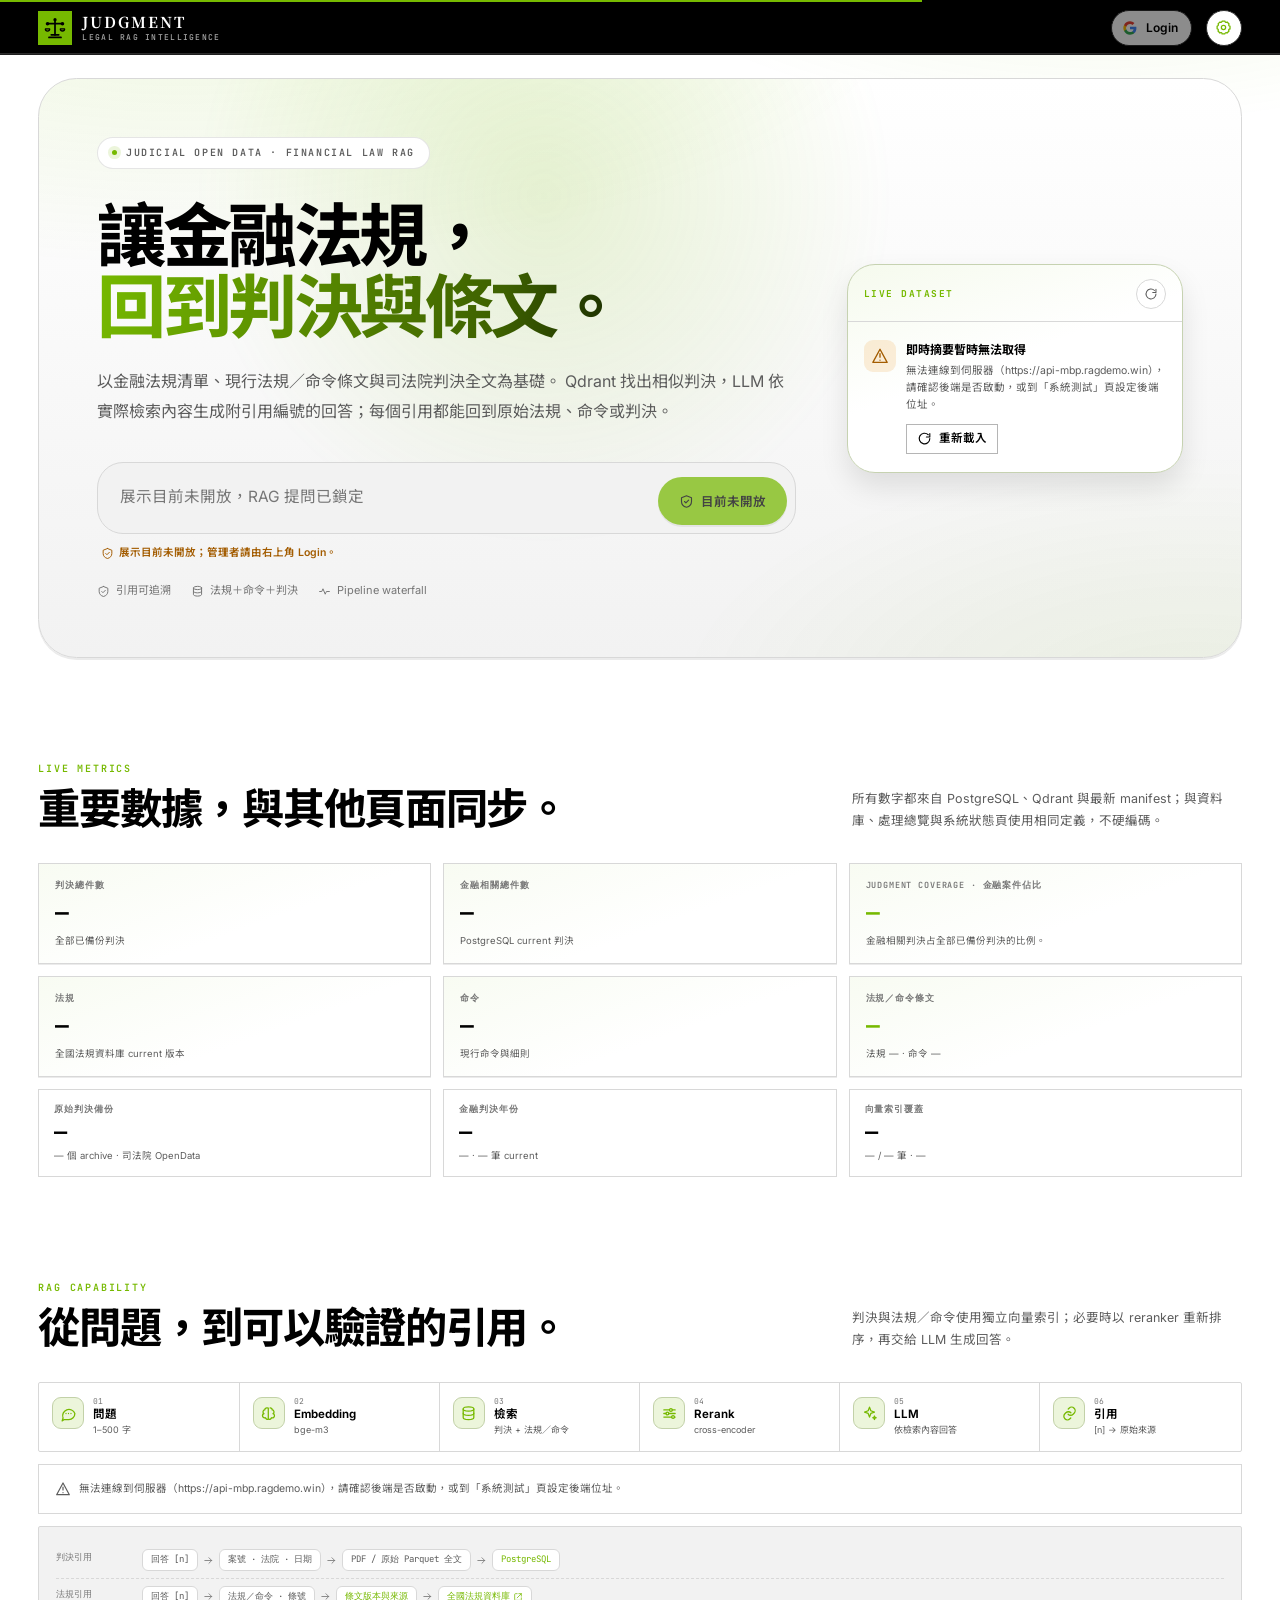
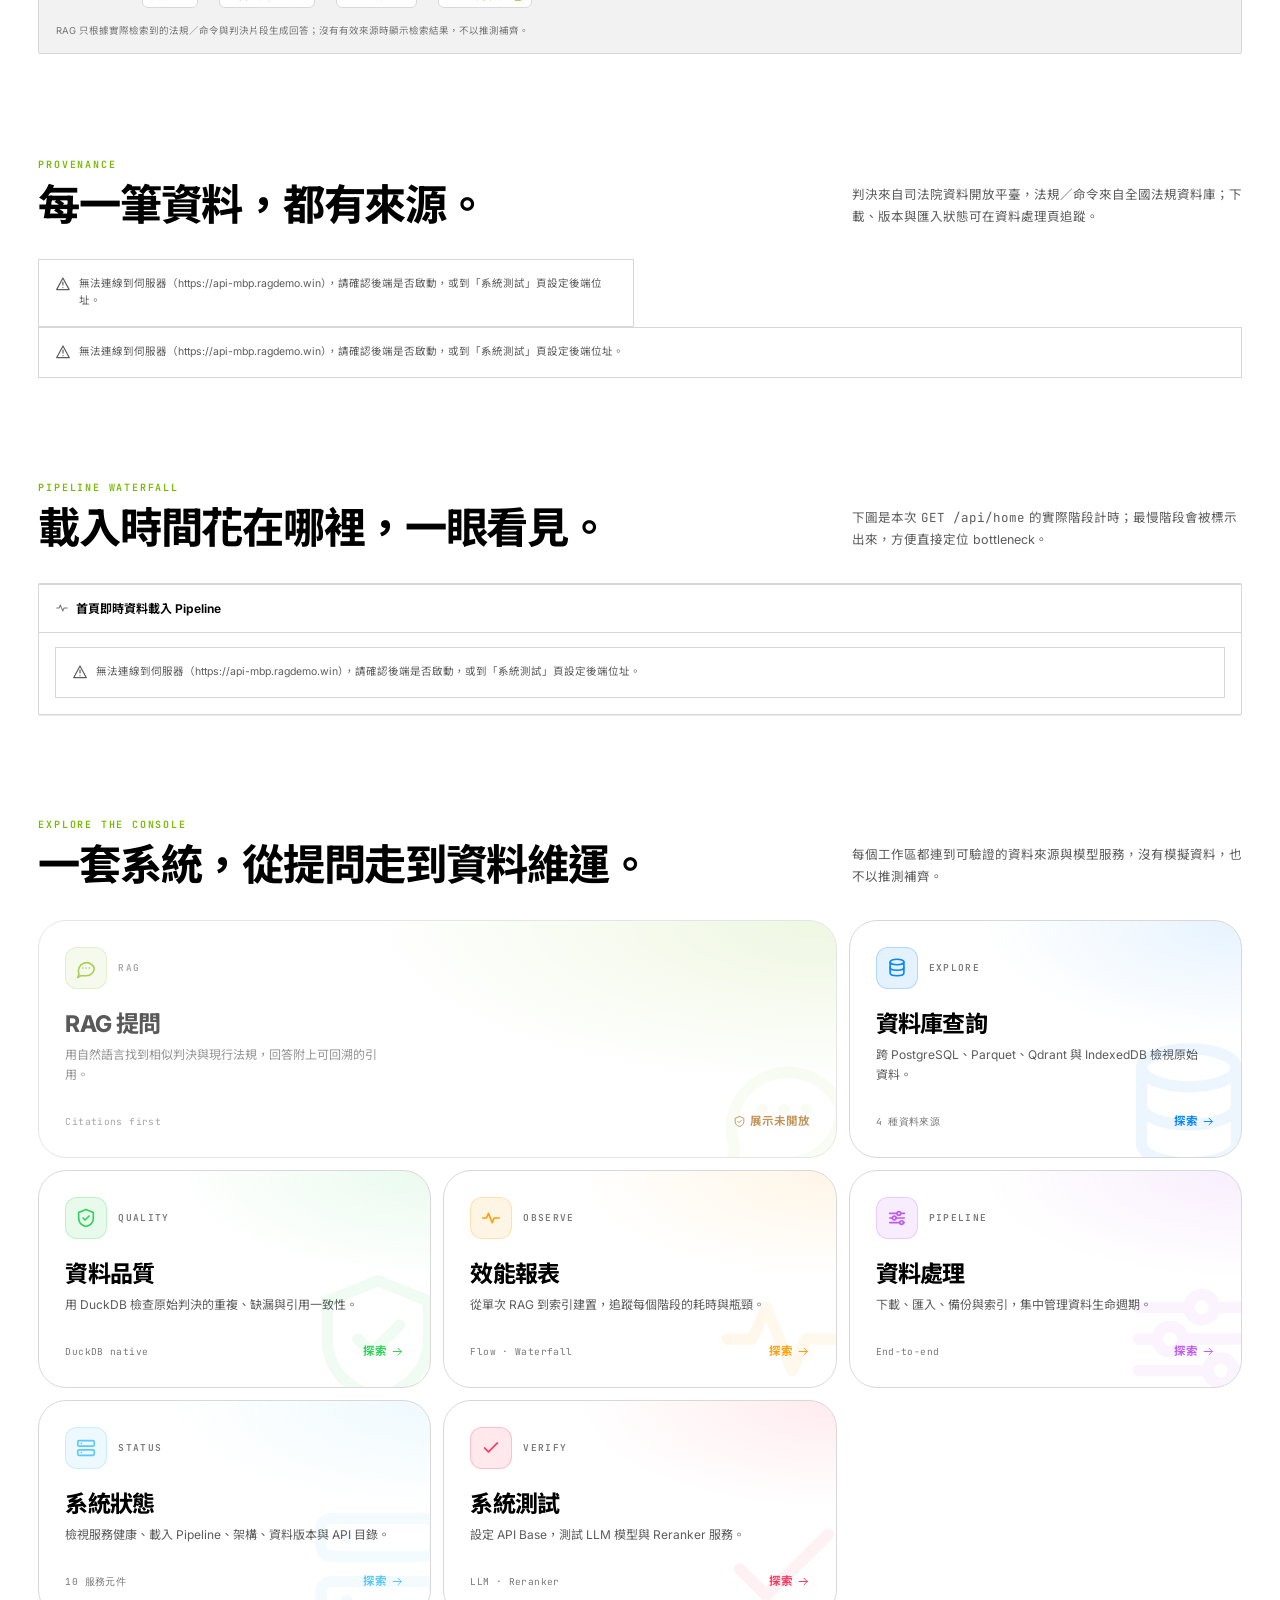
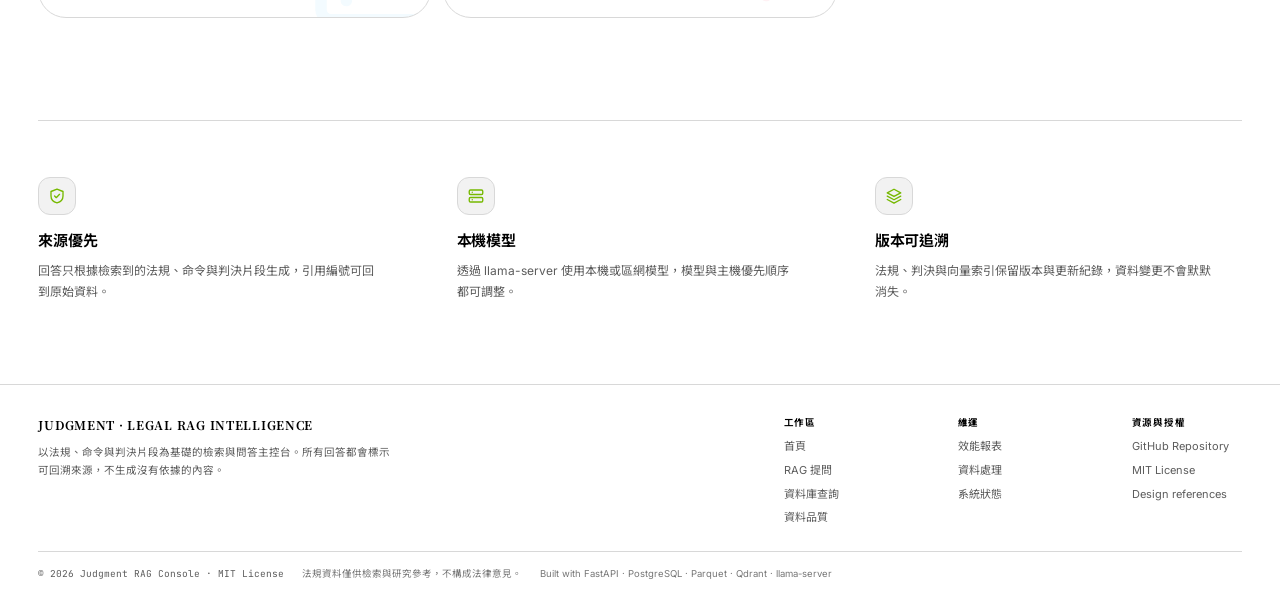
<file: frontend/index.html>
<!doctype html>
<html lang="zh-Hant" data-theme="nvidia">
  <head>
    <meta charset="utf-8" />
    <meta name="viewport" content="width=device-width, initial-scale=1" />
    <meta
      name="description"
      content="Judgment｜金融法律判決智慧分析平台。整合金融法規與法院判決，透過 AI 語意檢索與分析，協助快速查找相關案例、理解法律爭點，並提供具參考價值的判決分析。"
    />
    <meta property="og:type" content="website" />
    <meta property="og:site_name" content="Judgment" />
    <meta property="og:title" content="Judgment｜金融法律判決智慧分析平台" />
    <meta
      property="og:description"
      content="Judgment｜金融法律判決智慧分析平台。整合金融法規與法院判決，透過 AI 語意檢索與分析，協助快速查找相關案例、理解法律爭點，並提供具參考價值的判決分析。"
    />
    <meta property="og:url" content="https://judgment.ragdemo.win/" />
    <meta name="twitter:card" content="summary" />
    <meta name="application-name" content="Judgment" />
    <meta name="theme-color" content="#000000" id="theme-color-meta" />
    <title>Judgment｜金融法律判決 RAG AI 智慧分析平台</title>
    <link rel="icon" href="./favicon.svg" type="image/svg+xml" />
    <link rel="preconnect" href="https://fonts.googleapis.com" />
    <link rel="preconnect" href="https://fonts.gstatic.com" crossorigin />
    <link
      href="https://fonts.googleapis.com/css2?family=IBM+Plex+Sans:wght@400;500;600&family=Inter:wght@300;400;500;600;700&family=JetBrains+Mono:wght@400;500&family=Noto+Sans+TC:wght@400;500;600;700&family=Noto+Serif+TC:wght@600;700&display=swap"
      rel="stylesheet"
    />
    <link rel="stylesheet" href="./assets/themes.css?v=20261128130525" />
    <link rel="stylesheet" href="./assets/styles.css?v=20261128130525" />
    <script src="./assets/js/boot.js?v=20261128130525"></script>
  </head>
  <body>
    <a class="skip-link" href="#app-main">跳至主要內容</a>
    <div class="app-shell">
      <header class="app-header">
        <a class="brand" href="#/home" aria-label="Judgment 金融法律判決智慧分析平台 首頁">
          <span class="brand-mark" aria-hidden="true">
            <svg viewBox="0 0 32 32" fill="none">
              <circle cx="16" cy="5.8" r="2" fill="currentColor"/>
              <path d="M16 7.8V24.5" stroke="currentColor" stroke-width="2.15" stroke-linecap="round"/>
              <path d="M6.8 10.7h18.4" stroke="currentColor" stroke-width="2.15" stroke-linecap="round"/>
              <circle cx="6.8" cy="10.7" r="2.2" fill="currentColor"/>
              <circle cx="25.2" cy="10.7" r="2.2" fill="currentColor"/>
              <path d="M4.2 17.1h5.2M22.6 17.1h5.2" stroke="currentColor" stroke-width="1.55" stroke-linecap="round"/>
              <path d="M4.2 17.1a2.6 2.6 0 0 0 5.2 0M22.6 17.1a2.6 2.6 0 0 0 5.2 0" stroke="currentColor" stroke-width="1.55"/>
              <path d="M11.4 24.4h9.2M8.6 27.6h14.8" stroke="currentColor" stroke-width="2.15" stroke-linecap="round"/>
            </svg>
          </span>
          <span class="brand-copy">
            <strong>JUDGMENT</strong>
            <span>LEGAL RAG INTELLIGENCE</span>
          </span>
        </a>

        <nav class="primary-nav" aria-label="主要導覽">
          <a class="nav-link" data-route="rag" href="#/rag">
            <svg viewBox="0 0 24 24" fill="none" stroke="currentColor" stroke-width="1.8" stroke-linecap="round" stroke-linejoin="round" aria-hidden="true">
              <path d="M21 12a8.5 8.5 0 0 1-8.5 8.5H6l-3 2 1.3-4.2A8.5 8.5 0 1 1 21 12Z"/>
              <path d="m12 8 .9 2.1L15 11l-2.1.9L12 14l-.9-2.1L9 11l2.1-.9L12 8Z"/>
            </svg>
            <span>RAG 提問</span>
          </a>
          <a class="nav-link" data-route="data" href="#/data">
            <svg viewBox="0 0 24 24" fill="none" stroke="currentColor" stroke-width="1.8" stroke-linecap="round" stroke-linejoin="round" aria-hidden="true">
              <ellipse cx="12" cy="5.5" rx="7.5" ry="3"/>
              <path d="M4.5 5.5v6c0 1.7 3.4 3 7.5 3s7.5-1.3 7.5-3v-6"/>
              <path d="M4.5 11.5v6c0 1.7 3.4 3 7.5 3s7.5-1.3 7.5-3v-6"/>
            </svg>
            <span>資料庫</span>
          </a>
          <a class="nav-link" data-route="quality" href="#/quality">
            <svg viewBox="0 0 24 24" fill="none" stroke="currentColor" stroke-width="1.8" stroke-linecap="round" stroke-linejoin="round" aria-hidden="true">
              <path d="M12 2.8 20 6v6c0 4.7-3.2 8-8 9.2C7.2 20 4 16.7 4 12V6l8-3.2Z"/>
              <path d="m8.8 12 2.2 2.2 4.4-4.4"/>
            </svg>
            <span>資料品質</span>
          </a>
          <a class="nav-link" data-route="performance" href="#/performance">
            <svg viewBox="0 0 24 24" fill="none" stroke="currentColor" stroke-width="1.8" stroke-linecap="round" stroke-linejoin="round" aria-hidden="true">
              <path d="M4 19V5"/>
              <path d="M4 19h16"/>
              <path d="M8 16V9"/>
              <path d="M12 16V6"/>
              <path d="M16 16v-4"/>
            </svg>
            <span>效能報表</span>
          </a>
          <a class="nav-link" data-route="processing" href="#/processing">
            <svg viewBox="0 0 24 24" fill="none" stroke="currentColor" stroke-width="1.8" stroke-linecap="round" stroke-linejoin="round" aria-hidden="true">
              <path d="M3 6h6l2 3h10"/>
              <path d="M3 18h6l2-3h10"/>
              <circle cx="18" cy="6" r="2"/>
              <circle cx="18" cy="18" r="2"/>
            </svg>
            <span>資料處理</span>
          </a>
          <a class="nav-link" data-route="status" href="#/status">
            <svg viewBox="0 0 24 24" fill="none" stroke="currentColor" stroke-width="1.8" stroke-linecap="round" stroke-linejoin="round" aria-hidden="true">
              <path d="M3 12h4l2.2-5 4.1 10 2.2-5H21"/>
            </svg>
            <span>系統狀態</span>
          </a>
        </nav>

        <div class="header-actions">
          <div class="auth-slot" id="auth-slot"></div>
          <button
            type="button"
            class="settings-trigger"
            id="settings-trigger"
            aria-label="設定選項"
            title="設定選項"
            aria-expanded="false"
            aria-controls="settings-sidebar"
          >
            <svg viewBox="0 0 24 24" fill="none" stroke="currentColor" stroke-width="1.8" stroke-linecap="round" stroke-linejoin="round" aria-hidden="true">
              <circle cx="12" cy="12" r="3"/>
              <path d="M19.4 15a1.7 1.7 0 0 0 .3 1.9l.1.1-2.8 2.8-.1-.1a1.7 1.7 0 0 0-1.9-.3 1.7 1.7 0 0 0-1 1.6V21h-4v-.1a1.7 1.7 0 0 0-1-1.6 1.7 1.7 0 0 0-1.9.3l-.1.1-2.8-2.8.1-.1a1.7 1.7 0 0 0 .3-1.9 1.7 1.7 0 0 0-1.6-1H3v-4h.1a1.7 1.7 0 0 0 1.6-1 1.7 1.7 0 0 0-.3-1.9l-.1-.1 2.8-2.8.1.1a1.7 1.7 0 0 0 1.9.3 1.7 1.7 0 0 0 1-1.6V3h4v.1a1.7 1.7 0 0 0 1 1.6 1.7 1.7 0 0 0 1.9-.3l.1-.1 2.8 2.8-.1.1a1.7 1.7 0 0 0-.3 1.9 1.7 1.7 0 0 0 1.6 1h.1v4h-.1a1.7 1.7 0 0 0-1.6 1Z"/>
            </svg>
          </button>
        </div>
      </header>

      <div class="demo-banner" id="demo-banner" role="status" hidden></div>

      <main class="app-main" id="app-main" tabindex="-1">
        <div class="page-loading" aria-live="polite">
          <div class="skeleton skeleton-title"></div>
          <div class="skeleton skeleton-subtitle"></div>
          <div class="skeleton-grid">
            <div class="skeleton skeleton-card"></div>
            <div class="skeleton skeleton-card"></div>
            <div class="skeleton skeleton-card"></div>
          </div>
        </div>
      </main>

      <footer class="app-footer">
        <div class="footer-main">
          <div class="footer-brand">
            <strong>JUDGMENT · LEGAL RAG INTELLIGENCE</strong>
            <p>以法規、命令與判決片段為基礎的檢索與問答主控台。所有回答都會標示可回溯來源，不生成沒有依據的內容。</p>
          </div>
          <nav class="footer-links" aria-label="頁尾導覽">
            <div class="footer-column">
              <span class="footer-heading">工作區</span>
              <a href="#/home">首頁</a>
              <a href="#/rag">RAG 提問</a>
              <a href="#/data">資料庫查詢</a>
              <a href="#/quality">資料品質</a>
            </div>
            <div class="footer-column">
              <span class="footer-heading">維運</span>
              <a href="#/performance">效能報表</a>
              <a href="#/processing">資料處理</a>
              <a href="#/status">系統狀態</a>
            </div>
            <div class="footer-column">
              <span class="footer-heading">資源與授權</span>
              <a href="https://github.com/solo0920/judgment" target="_blank" rel="noopener noreferrer">GitHub Repository</a>
              <a href="https://github.com/solo0920/judgment/blob/main/LICENSE" target="_blank" rel="noopener noreferrer">MIT License</a>
              <a href="https://getdesign.md/" target="_blank" rel="noopener noreferrer">Design references</a>
            </div>
          </nav>
        </div>
        <div class="footer-bottom">
          <span>© 2026 Judgment RAG Console · MIT License</span>
          <span>法規資料僅供檢索與研究參考，不構成法律意見。</span>
          <span>Built with FastAPI · PostgreSQL · Parquet · Qdrant · llama-server</span>
        </div>
      </footer>
    </div>

    <aside
      class="settings-sidebar"
      id="settings-sidebar"
      aria-labelledby="settings-sidebar-title"
      aria-hidden="true"
      inert
    >
      <div class="settings-sidebar-head">
        <div>
          <div class="eyebrow">PREFERENCES</div>
          <h2 id="settings-sidebar-title">設定選項</h2>
        </div>
        <button
          class="settings-close"
          id="settings-close"
          type="button"
          aria-label="關閉設定選項"
          title="關閉設定選項"
        >
          <svg viewBox="0 0 24 24" fill="none" stroke="currentColor" stroke-width="1.8" stroke-linecap="round" stroke-linejoin="round" aria-hidden="true">
            <path d="m6 6 12 12M18 6 6 18"/>
          </svg>
        </button>
      </div>
      <div
        class="settings-options"
        id="settings-options"
        role="tablist"
        aria-label="設定分類"
      ></div>
      <div class="settings-divider" role="separator"></div>
      <div class="settings-panel" id="settings-panel" role="tabpanel"></div>
    </aside>

    <div id="toast-region" class="toast-region" aria-live="polite" aria-atomic="true"></div>
    <script src="./config.js?v=20261128130525"></script>
    <script src="./assets/js/app.js?v=20261128130525"></script>
  </body>
</html>
</file>
<file: frontend/assets/themes.css>
/* ==========================================================================
   Judgment RAG Console — design token themes
   Ten visual languages inspired by the public DESIGN.md references at
   https://getdesign.md/. Each theme re-maps the same semantic tokens so the
   whole console can change its look without touching component markup.
   ========================================================================== */

:root {
  color-scheme: light;

  --content-width: 1360px;
  --header-height: 54.4px;

  --font-display: "Inter", "Noto Sans TC", -apple-system, BlinkMacSystemFont,
    "Segoe UI", sans-serif;
  --font-body: "Inter", "Noto Sans TC", -apple-system, BlinkMacSystemFont,
    "Segoe UI", sans-serif;
  --font-mono: "JetBrains Mono", "SFMono-Regular", Menlo, Consolas, monospace;
  --display-weight: 650;
  --display-tracking: -0.035em;

  --radius-xs: 4px;
  --radius-sm: 6px;
  --radius-md: 10px;
  --radius-lg: 14px;
  --radius-xl: 20px;
  --radius-pill: 999px;

  --bg: #ffffff;
  --bg-soft: #fafafa;
  --surface: #ffffff;
  --surface-2: #f5f5f5;
  --surface-3: #ededed;
  --ink: #171717;
  --muted: #666666;
  --faint: #8f8f8f;
  --line: #eaeaea;
  --line-strong: #d4d4d4;

  --accent: #0070f3;
  --accent-hover: #0059c1;
  --accent-ink: #ffffff;
  --accent-soft: rgba(0, 112, 243, 0.09);
  --accent-border: rgba(0, 112, 243, 0.28);

  --action-bg: #171717;
  --action-bg-hover: #383838;
  --action-ink: #ffffff;

  --success: #0f8a4b;
  --success-soft: rgba(15, 138, 75, 0.1);
  --warning: #b25e09;
  --warning-soft: rgba(178, 94, 9, 0.11);
  --danger: #d93036;
  --danger-soft: rgba(217, 48, 54, 0.1);
  --info: #0070f3;
  --info-soft: rgba(0, 112, 243, 0.09);

  --header-bg: rgba(255, 255, 255, 0.82);
  --header-ink: #171717;
  --header-muted: #666666;
  --header-line: #eaeaea;
  --header-shadow: 0 1px 0 rgba(0, 0, 0, 0.02);

  --code-bg: #fafafa;
  --code-ink: #383838;
  --chip-bg: #f5f5f5;
  --table-stripe: rgba(0, 0, 0, 0.018);

  --focus: 0 0 0 3px rgba(0, 112, 243, 0.24);
  --shadow-xs: 0 1px 2px rgba(0, 0, 0, 0.04);
  --shadow-sm: 0 2px 6px rgba(0, 0, 0, 0.05);
  --shadow-md: 0 12px 30px rgba(0, 0, 0, 0.07);
  --shadow-lg: 0 24px 60px rgba(0, 0, 0, 0.1);

  --page-backdrop: radial-gradient(
    900px 460px at 82% -12%,
    rgba(0, 112, 243, 0.05),
    transparent 60%
  );
  --hero-bg: linear-gradient(180deg, rgba(250, 250, 250, 0.75), rgba(255, 255, 255, 0));
  --brand-bar: linear-gradient(90deg, #171717, #171717);
  --selection: rgba(0, 112, 243, 0.2);
  --blur: 16px;
}

/* ---------------------------------------------------------------- Vercel */
[data-theme="vercel"] {
  color-scheme: light;
  --font-display: "Inter", "Noto Sans TC", -apple-system, sans-serif;
  --font-body: "Inter", "Noto Sans TC", -apple-system, sans-serif;
  --display-weight: 650;
  --display-tracking: -0.04em;

  --bg: #ffffff;
  --bg-soft: #fafafa;
  --surface: #ffffff;
  --surface-2: #f5f5f5;
  --surface-3: #eaeaea;
  --ink: #171717;
  --muted: #666666;
  --faint: #8f8f8f;
  --line: #eaeaea;
  --line-strong: #d4d4d4;

  --accent: #0070f3;
  --accent-hover: #0059c1;
  --accent-soft: rgba(0, 112, 243, 0.09);
  --accent-border: rgba(0, 112, 243, 0.26);
  --accent-ink: #ffffff;
  --action-bg: #171717;
  --action-bg-hover: #383838;
  --action-ink: #ffffff;
  --warning: #b25e09;
  --warning-soft: rgba(178, 94, 9, 0.11);
  --focus: 0 0 0 3px rgba(0, 112, 243, 0.24);
  --shadow-sm: 0 2px 6px rgba(0, 0, 0, 0.05);

  --radius-xs: 4px;
  --radius-sm: 6px;
  --radius-md: 9px;
  --radius-lg: 12px;
  --radius-xl: 16px;
  --radius-pill: 999px;
  --header-bg: rgba(255, 255, 255, 0.82);
  --header-ink: #171717;
  --header-muted: #666666;
  --header-line: #eaeaea;
  --header-shadow: 0 1px 0 rgba(0, 0, 0, 0.02);
  --code-bg: #fafafa;
  --code-ink: #383838;
  --chip-bg: #f5f5f5;
  --page-backdrop: radial-gradient(
    900px 460px at 82% -12%,
    rgba(0, 112, 243, 0.06),
    transparent 60%
  );
  --brand-bar: linear-gradient(90deg, #171717 0%, #171717 62%, #0070f3 62%, #0070f3 100%);
}

/* ----------------------------------------------------------------- Apple */
[data-theme="apple"] {
  color-scheme: light;
  --font-display: -apple-system, BlinkMacSystemFont, "SF Pro Display", "Inter",
    "Noto Sans TC", sans-serif;
  --font-body: -apple-system, BlinkMacSystemFont, "SF Pro Text", "Inter",
    "Noto Sans TC", sans-serif;
  --display-weight: 700;
  --display-tracking: -0.045em;

  --bg: #ffffff;
  --bg-soft: #f5f5f7;
  --surface: #ffffff;
  --surface-2: #f5f5f7;
  --surface-3: #e8e8ed;
  --ink: #1d1d1f;
  --muted: #6e6e73;
  --faint: #86868b;
  --line: #e3e3e6;
  --line-strong: #d2d2d7;

  --accent: #0066cc;
  --accent-hover: #0071e3;
  --accent-soft: rgba(0, 102, 204, 0.08);
  --accent-border: rgba(0, 102, 204, 0.24);
  --accent-ink: #ffffff;
  --action-bg: #0071e3;
  --action-bg-hover: #0066cc;
  --action-ink: #ffffff;

  --success: #1d8a4b;
  --success-soft: rgba(29, 138, 75, 0.09);
  --warning: #b25000;
  --warning-soft: rgba(178, 80, 0, 0.1);
  --danger: #d70015;
  --danger-soft: rgba(215, 0, 21, 0.08);
  --info: #0066cc;
  --info-soft: rgba(0, 102, 204, 0.08);

  --radius-xs: 8px;
  --radius-sm: 12px;
  --radius-md: 16px;
  --radius-lg: 22px;
  --radius-xl: 30px;
  --radius-pill: 999px;
  --header-bg: rgba(251, 251, 253, 0.82);
  --header-ink: #1d1d1f;
  --header-muted: #6e6e73;
  --header-line: rgba(0, 0, 0, 0.08);
  --header-shadow: 0 1px 0 rgba(0, 0, 0, 0.03);
  --code-bg: #f5f5f7;
  --code-ink: #333336;
  --chip-bg: #f5f5f7;
  --table-stripe: rgba(0, 0, 0, 0.014);
  --focus: 0 0 0 4px rgba(0, 113, 227, 0.24);
  --shadow-xs: 0 1px 2px rgba(0, 0, 0, 0.04);
  --shadow-sm: 0 4px 14px rgba(0, 0, 0, 0.05);
  --shadow-md: 0 18px 40px rgba(0, 0, 0, 0.08);
  --shadow-lg: 0 30px 70px rgba(0, 0, 0, 0.12);
  --page-backdrop: radial-gradient(
    1100px 520px at 78% -18%,
    rgba(0, 102, 204, 0.07),
    transparent 62%
  );
  --hero-bg: linear-gradient(180deg, #f5f5f7, #ffffff 78%);
  --brand-bar: linear-gradient(90deg, #0066cc, #2997ff 52%, #a259ff);
}

/* ------------------------------------------------------------------ Meta */
[data-theme="meta"] {
  color-scheme: light;
  --font-display: "Inter", "Optimistic Text", "Noto Sans TC", -apple-system,
    sans-serif;
  --font-body: "Inter", "Optimistic Text", "Noto Sans TC", -apple-system,
    sans-serif;
  --display-weight: 700;
  --display-tracking: -0.03em;

  --bg: #ffffff;
  --bg-soft: #f1f4f7;
  --surface: #ffffff;
  --surface-2: #f1f4f7;
  --surface-3: #e4e9ee;
  --ink: #1c1e21;
  --muted: #606770;
  --faint: #8a8d91;
  --line: #dfe5eb;
  --line-strong: #c9d4de;

  --accent: #0064e0;
  --accent-hover: #0457cb;
  --accent-soft: rgba(0, 100, 224, 0.08);
  --accent-border: rgba(0, 100, 224, 0.24);
  --accent-ink: #ffffff;
  --action-bg: #0064e0;
  --action-bg-hover: #0457cb;
  --action-ink: #ffffff;

  --success: #1d7f43;
  --success-soft: rgba(49, 162, 76, 0.11);
  --warning: #a85c00;
  --warning-soft: rgba(242, 169, 24, 0.14);
  --danger: #c81e3a;
  --danger-soft: rgba(228, 30, 63, 0.09);
  --info: #0064e0;
  --info-soft: rgba(0, 100, 224, 0.08);

  --radius-xs: 6px;
  --radius-sm: 10px;
  --radius-md: 14px;
  --radius-lg: 20px;
  --radius-xl: 28px;
  --radius-pill: 999px;
  --header-bg: rgba(255, 255, 255, 0.88);
  --header-ink: #1c1e21;
  --header-muted: #606770;
  --header-line: #dfe5eb;
  --header-shadow: 0 1px 0 rgba(0, 0, 0, 0.02);
  --code-bg: #f1f4f7;
  --code-ink: #2a3138;
  --chip-bg: #eef3f8;
  --focus: 0 0 0 3px rgba(0, 100, 224, 0.26);
  --shadow-sm: 0 3px 10px rgba(28, 30, 33, 0.06);
  --shadow-md: 0 16px 36px rgba(28, 30, 33, 0.08);
  --page-backdrop: radial-gradient(
    1000px 500px at 88% -16%,
    rgba(0, 145, 255, 0.09),
    transparent 60%
  );
  --hero-bg: linear-gradient(180deg, #eef6ff, #ffffff 72%);
  --brand-bar: linear-gradient(90deg, #0064e0, #0091ff 55%, #a121ce);
}

/* ---------------------------------------------------------------- NVIDIA */
[data-theme="nvidia"] {
  color-scheme: light;
  --font-display: "Inter", "NVIDIA Sans", Arial, "Noto Sans TC", sans-serif;
  --font-body: "Inter", "NVIDIA Sans", Arial, "Noto Sans TC", sans-serif;
  --display-weight: 750;
  --display-tracking: -0.03em;

  --bg: #ffffff;
  --bg-soft: #f7f7f7;
  --surface: #ffffff;
  --surface-2: #f2f2f2;
  --surface-3: #e5e5e5;
  --ink: #000000;
  --muted: #5c5c5c;
  --faint: #767676;
  --line: #d8d8d8;
  --line-strong: #b5b5b5;

  --accent: #76b900;
  --accent-hover: #5a8d00;
  --accent-ink: #000000;
  --accent-soft: rgba(118, 185, 0, 0.14);
  --accent-border: rgba(118, 185, 0, 0.48);
  --action-bg: #76b900;
  --action-bg-hover: #5a8d00;
  --action-ink: #000000;

  --success: #4e7c00;
  --success-soft: rgba(118, 185, 0, 0.14);
  --warning: #a35c00;
  --warning-soft: rgba(230, 138, 0, 0.14);
  --danger: #c62828;
  --danger-soft: rgba(198, 40, 40, 0.09);
  --info: #006bb3;
  --info-soft: rgba(0, 107, 179, 0.09);

  --radius-xs: 0px;
  --radius-sm: 0px;
  --radius-md: 0px;
  --radius-lg: 2px;
  --radius-xl: 2px;
  --radius-pill: 2px;
  --header-bg: #000000;
  --header-ink: #ffffff;
  --header-muted: #a8a8a8;
  --header-line: #2c2c2c;
  --header-shadow: 0 1px 0 #1f1f1f;
  --code-bg: #000000;
  --code-ink: #c9f26e;
  --chip-bg: #f2f2f2;
  --table-stripe: rgba(0, 0, 0, 0.022);
  --focus: 0 0 0 3px rgba(118, 185, 0, 0.45);
  --shadow-xs: 0 1px 0 rgba(0, 0, 0, 0.08);
  --shadow-sm: 0 2px 0 rgba(0, 0, 0, 0.08);
  --shadow-md: 0 14px 28px rgba(0, 0, 0, 0.1);
  --shadow-lg: 0 28px 56px rgba(0, 0, 0, 0.16);
  --page-backdrop: radial-gradient(
    900px 420px at 86% -14%,
    rgba(118, 185, 0, 0.13),
    transparent 60%
  );
  --hero-bg: linear-gradient(135deg, #f4fbe6, #ffffff 64%);
  --brand-bar: linear-gradient(90deg, #76b900, #76b900 72%, #000000 72%);
}

/* ------------------------------------------------------------------- IBM */
[data-theme="ibm"] {
  color-scheme: light;
  --font-display: "IBM Plex Sans", "Noto Sans TC", -apple-system, sans-serif;
  --font-body: "IBM Plex Sans", "Noto Sans TC", -apple-system, sans-serif;
  --font-mono: "IBM Plex Mono", "JetBrains Mono", Menlo, monospace;
  --display-weight: 600;
  --display-tracking: -0.02em;

  --bg: #ffffff;
  --bg-soft: #f4f4f4;
  --surface: #ffffff;
  --surface-2: #f4f4f4;
  --surface-3: #e0e0e0;
  --ink: #161616;
  --muted: #525252;
  --faint: #6f6f6f;
  --line: #e0e0e0;
  --line-strong: #8d8d8d;

  --accent: #0f62fe;
  --accent-hover: #0043ce;
  --accent-ink: #ffffff;
  --accent-soft: rgba(15, 98, 254, 0.08);
  --accent-border: rgba(15, 98, 254, 0.28);
  --action-bg: #0f62fe;
  --action-bg-hover: #0043ce;
  --action-ink: #ffffff;

  --success: #198038;
  --success-soft: #defbe6;
  --warning: #8e6a00;
  --warning-soft: #fcf4d6;
  --danger: #da1e28;
  --danger-soft: #fff1f1;
  --info: #0043ce;
  --info-soft: #edf5ff;

  --radius-xs: 0px;
  --radius-sm: 0px;
  --radius-md: 0px;
  --radius-lg: 0px;
  --radius-xl: 0px;
  --radius-pill: 0px;
  --header-bg: #161616;
  --header-ink: #ffffff;
  --header-muted: #c6c6c6;
  --header-line: #393939;
  --header-shadow: none;
  --code-bg: #f4f4f4;
  --code-ink: #161616;
  --chip-bg: #e8e8e8;
  --table-stripe: #f4f4f4;
  --focus: 0 0 0 2px #ffffff, 0 0 0 4px #0f62fe;
  --shadow-xs: none;
  --shadow-sm: 0 1px 2px rgba(0, 0, 0, 0.08);
  --shadow-md: 0 10px 24px rgba(0, 0, 0, 0.08);
  --shadow-lg: 0 24px 48px rgba(0, 0, 0, 0.12);
  --page-backdrop: linear-gradient(180deg, #f4f4f4 0, #ffffff 340px);
  --hero-bg: linear-gradient(90deg, #edf5ff, #ffffff 68%);
  --brand-bar: linear-gradient(90deg, #0f62fe, #0f62fe 48%, #001141 48%);
}

/* ---------------------------------------------------------------- Stripe */
[data-theme="stripe"] {
  color-scheme: light;
  --font-display: "Inter", "Sohne", "Noto Sans TC", -apple-system, sans-serif;
  --font-body: "Inter", "Sohne", "Noto Sans TC", -apple-system, sans-serif;
  --display-weight: 600;
  --display-tracking: -0.038em;

  --bg: #ffffff;
  --bg-soft: #f6f9fc;
  --surface: #ffffff;
  --surface-2: #f6f9fc;
  --surface-3: #e9eff5;
  --ink: #0a2540;
  --muted: #425466;
  --faint: #68788a;
  --line: #e6ebf1;
  --line-strong: #cfd7df;

  --accent: #635bff;
  --accent-hover: #4b45c6;
  --accent-soft: rgba(99, 91, 255, 0.08);
  --accent-border: rgba(99, 91, 255, 0.26);
  --accent-ink: #ffffff;
  --action-bg: #635bff;
  --action-bg-hover: #4b45c6;
  --action-ink: #ffffff;

  --success: #0e7c66;
  --success-soft: rgba(14, 124, 102, 0.1);
  --warning: #a15c00;
  --warning-soft: rgba(193, 112, 0, 0.11);
  --danger: #c0123c;
  --danger-soft: rgba(234, 34, 97, 0.09);
  --info: #533afd;
  --info-soft: rgba(99, 91, 255, 0.08);

  --radius-xs: 5px;
  --radius-sm: 8px;
  --radius-md: 12px;
  --radius-lg: 18px;
  --radius-xl: 26px;
  --radius-pill: 999px;
  --header-bg: rgba(255, 255, 255, 0.86);
  --header-ink: #0a2540;
  --header-muted: #425466;
  --header-line: #e6ebf1;
  --header-shadow: 0 1px 0 rgba(0, 0, 0, 0.02);
  --code-bg: #f6f9fc;
  --code-ink: #0a2540;
  --chip-bg: #f0f1ff;
  --focus: 0 0 0 4px rgba(99, 91, 255, 0.24);
  --shadow-sm: 0 4px 12px rgba(10, 37, 64, 0.06);
  --shadow-md: 0 18px 42px rgba(10, 37, 64, 0.1);
  --shadow-lg: 0 30px 70px rgba(10, 37, 64, 0.14);
  --page-backdrop: radial-gradient(
      900px 480px at 82% -14%,
      rgba(99, 91, 255, 0.11),
      transparent 60%
    ),
    radial-gradient(700px 360px at 8% 4%, rgba(234, 34, 97, 0.06), transparent 62%);
  --hero-bg: linear-gradient(120deg, #f5f7ff, #ffffff 58%, #fff4f8);
  --brand-bar: linear-gradient(90deg, #533afd, #635bff 38%, #ea2261 76%, #f6a4b8);
}

/* ---------------------------------------------------------------- Linear */
[data-theme="linear"] {
  color-scheme: dark;
  --font-display: "Inter", "Linear Sans", "Noto Sans TC", sans-serif;
  --font-body: "Inter", "Linear Sans", "Noto Sans TC", sans-serif;
  --display-weight: 600;
  --display-tracking: -0.03em;

  --bg: #010102;
  --bg-soft: #050507;
  --surface: #0b0b0f;
  --surface-2: #101015;
  --surface-3: #17171d;
  --ink: #f7f8f8;
  --muted: #8a8f98;
  --faint: #62666d;
  --line: #23252a;
  --line-strong: #34353b;

  --accent: #5e6ad2;
  --accent-hover: #7c85e0;
  --accent-soft: rgba(94, 106, 210, 0.16);
  --accent-border: rgba(94, 106, 210, 0.42);
  --accent-ink: #ffffff;
  --action-bg: #e8e8ec;
  --action-bg-hover: #ffffff;
  --action-ink: #08090a;

  --success: #4cb782;
  --success-soft: rgba(76, 183, 130, 0.13);
  --warning: #f2c94c;
  --warning-soft: rgba(242, 201, 76, 0.12);
  --danger: #eb5757;
  --danger-soft: rgba(235, 87, 87, 0.13);
  --info: #8a8f98;
  --info-soft: rgba(138, 143, 152, 0.12);

  --radius-xs: 5px;
  --radius-sm: 8px;
  --radius-md: 11px;
  --radius-lg: 16px;
  --radius-xl: 22px;
  --radius-pill: 999px;
  --header-bg: rgba(1, 1, 2, 0.78);
  --header-ink: #f7f8f8;
  --header-muted: #8a8f98;
  --header-line: #23252a;
  --header-shadow: none;
  --code-bg: #08080b;
  --code-ink: #c9d1d9;
  --chip-bg: #141419;
  --table-stripe: rgba(255, 255, 255, 0.018);
  --focus: 0 0 0 3px rgba(94, 106, 210, 0.4);
  --shadow-xs: none;
  --shadow-sm: 0 1px 2px rgba(0, 0, 0, 0.6);
  --shadow-md: 0 18px 44px rgba(0, 0, 0, 0.55);
  --shadow-lg: 0 32px 80px rgba(0, 0, 0, 0.7);
  --page-backdrop: radial-gradient(
      1000px 520px at 76% -18%,
      rgba(94, 106, 210, 0.16),
      transparent 62%
    ),
    radial-gradient(700px 400px at 6% 0%, rgba(94, 106, 210, 0.06), transparent 60%);
  --hero-bg: linear-gradient(180deg, rgba(94, 106, 210, 0.07), transparent 76%);
  --brand-bar: linear-gradient(90deg, #5e6ad2, #5e6ad2 55%, #26283a 55%);
}

/* ----------------------------------------------------------------- Figma */
[data-theme="figma"] {
  color-scheme: light;
  --font-display: "Inter", "Noto Sans TC", -apple-system, sans-serif;
  --font-body: "Inter", "Noto Sans TC", -apple-system, sans-serif;
  --display-weight: 700;
  --display-tracking: -0.03em;

  --bg: #ffffff;
  --bg-soft: #f5f5f5;
  --surface: #ffffff;
  --surface-2: #f5f5f5;
  --surface-3: #e9e9e9;
  --ink: #1e1e1e;
  --muted: #5c5c5c;
  --faint: #8c8c8c;
  --line: #e6e6e6;
  --line-strong: #cfcfcf;

  --accent: #0d99ff;
  --accent-hover: #007be5;
  --accent-soft: rgba(13, 153, 255, 0.1);
  --accent-border: rgba(13, 153, 255, 0.3);
  --accent-ink: #ffffff;
  --action-bg: #1e1e1e;
  --action-bg-hover: #000000;
  --action-ink: #ffffff;

  --success: #0a8f5f;
  --success-soft: rgba(10, 207, 131, 0.12);
  --warning: #a86200;
  --warning-soft: rgba(255, 114, 98, 0.12);
  --danger: #d62b45;
  --danger-soft: rgba(242, 78, 30, 0.1);
  --info: #0d99ff;
  --info-soft: rgba(13, 153, 255, 0.1);

  --radius-xs: 6px;
  --radius-sm: 9px;
  --radius-md: 13px;
  --radius-lg: 18px;
  --radius-xl: 24px;
  --radius-pill: 999px;
  --header-bg: rgba(255, 255, 255, 0.88);
  --header-ink: #1e1e1e;
  --header-muted: #5c5c5c;
  --header-line: #e6e6e6;
  --header-shadow: 0 1px 0 rgba(0, 0, 0, 0.02);
  --code-bg: #f5f5f5;
  --code-ink: #1e1e1e;
  --chip-bg: #f2f2f2;
  --focus: 0 0 0 4px rgba(13, 153, 255, 0.26);
  --shadow-sm: 0 3px 10px rgba(0, 0, 0, 0.06);
  --shadow-md: 0 16px 36px rgba(0, 0, 0, 0.09);
  --shadow-lg: 0 28px 64px rgba(0, 0, 0, 0.12);
  --page-backdrop: radial-gradient(
      800px 420px at 88% -12%,
      rgba(162, 89, 255, 0.09),
      transparent 60%
    ),
    radial-gradient(700px 380px at 10% 2%, rgba(26, 188, 254, 0.07), transparent 62%);
  --hero-bg: linear-gradient(120deg, #f3f9ff, #ffffff 52%, #fff5f2);
  --brand-bar: linear-gradient(
    90deg,
    #f24e1e 0 20%,
    #ff7262 20% 40%,
    #a259ff 40% 60%,
    #1abcfe 60% 80%,
    #0acf83 80% 100%
  );
}

/* ---------------------------------------------------------------- Notion */
[data-theme="notion"] {
  color-scheme: light;
  --font-display: "Noto Serif TC", "Inter", Georgia, "Songti TC", serif;
  --font-body: "Inter", "Noto Sans TC", -apple-system, sans-serif;
  --display-weight: 700;
  --display-tracking: -0.02em;

  --bg: #ffffff;
  --bg-soft: #f7f6f3;
  --surface: #ffffff;
  --surface-2: #f7f6f3;
  --surface-3: #efedea;
  --ink: #191918;
  --muted: #6b6b6b;
  --faint: #9b9a97;
  --line: #e9e7e2;
  --line-strong: #d3d1cb;

  --accent: #0075de;
  --accent-hover: #0060b8;
  --accent-soft: rgba(0, 117, 222, 0.08);
  --accent-border: rgba(0, 117, 222, 0.24);
  --accent-ink: #ffffff;
  --action-bg: #0075de;
  --action-bg-hover: #0060b8;
  --action-ink: #ffffff;

  --success: #1d7a4c;
  --success-soft: rgba(29, 122, 76, 0.09);
  --warning: #9a6400;
  --warning-soft: rgba(154, 100, 0, 0.1);
  --danger: #c8322b;
  --danger-soft: rgba(200, 50, 43, 0.09);
  --info: #0075de;
  --info-soft: rgba(0, 117, 222, 0.08);

  --radius-xs: 5px;
  --radius-sm: 8px;
  --radius-md: 11px;
  --radius-lg: 15px;
  --radius-xl: 20px;
  --radius-pill: 999px;
  --header-bg: rgba(255, 255, 255, 0.9);
  --header-ink: #191918;
  --header-muted: #6b6b6b;
  --header-line: #e9e7e2;
  --header-shadow: 0 1px 0 rgba(0, 0, 0, 0.02);
  --code-bg: #f7f6f3;
  --code-ink: #37352f;
  --chip-bg: #f2f1ee;
  --table-stripe: rgba(55, 53, 47, 0.022);
  --focus: 0 0 0 3px rgba(0, 117, 222, 0.22);
  --shadow-sm: 0 2px 8px rgba(25, 25, 24, 0.05);
  --shadow-md: 0 14px 34px rgba(25, 25, 24, 0.08);
  --shadow-lg: 0 28px 64px rgba(25, 25, 24, 0.11);
  --page-backdrop: radial-gradient(
    900px 440px at 82% -14%,
    rgba(0, 117, 222, 0.055),
    transparent 60%
  );
  --hero-bg: linear-gradient(180deg, #f7f6f3, #ffffff 72%);
  --brand-bar: linear-gradient(90deg, #191918 0 64%, #0075de 64% 100%);
}

/* ---------------------------------------------------------------- OpenAI */
[data-theme="openai"] {
  color-scheme: light;
  --font-display: "Inter", "Sohne", "Noto Sans TC", -apple-system, sans-serif;
  --font-body: "Inter", "Sohne", "Noto Sans TC", -apple-system, sans-serif;
  --display-weight: 600;
  --display-tracking: -0.035em;

  --bg: #f9f9f7;
  --bg-soft: #f1f0ec;
  --surface: #ffffff;
  --surface-2: #f4f3ef;
  --surface-3: #e9e7e0;
  --ink: #0d0d0d;
  --muted: #5d5d5d;
  --faint: #8f8f8f;
  --line: #e5e3dc;
  --line-strong: #d0cdc3;

  --accent: #10a37f;
  --accent-hover: #0d8a6b;
  --accent-soft: rgba(16, 163, 127, 0.09);
  --accent-border: rgba(16, 163, 127, 0.3);
  --accent-ink: #ffffff;
  --action-bg: #0d0d0d;
  --action-bg-hover: #2f2f2f;
  --action-ink: #ffffff;

  --success: #0d8a6b;
  --success-soft: rgba(16, 163, 127, 0.1);
  --warning: #a15c00;
  --warning-soft: rgba(193, 112, 0, 0.1);
  --danger: #c33b32;
  --danger-soft: rgba(195, 59, 50, 0.09);
  --info: #0d8a6b;
  --info-soft: rgba(16, 163, 127, 0.1);

  --radius-xs: 7px;
  --radius-sm: 10px;
  --radius-md: 15px;
  --radius-lg: 22px;
  --radius-xl: 30px;
  --radius-pill: 999px;
  --header-bg: rgba(249, 249, 247, 0.86);
  --header-ink: #0d0d0d;
  --header-muted: #5d5d5d;
  --header-line: #e5e3dc;
  --header-shadow: 0 1px 0 rgba(0, 0, 0, 0.02);
  --code-bg: #f1f0ec;
  --code-ink: #2f2f2f;
  --chip-bg: #f1f0ec;
  --table-stripe: rgba(13, 13, 13, 0.018);
  --focus: 0 0 0 4px rgba(16, 163, 127, 0.24);
  --shadow-sm: 0 3px 10px rgba(13, 13, 13, 0.05);
  --shadow-md: 0 16px 38px rgba(13, 13, 13, 0.08);
  --shadow-lg: 0 30px 66px rgba(13, 13, 13, 0.11);
  --page-backdrop: radial-gradient(
    1000px 500px at 84% -16%,
    rgba(16, 163, 127, 0.08),
    transparent 60%
  );
  --hero-bg: linear-gradient(180deg, #f1f0ec, #f9f9f7 70%);
  --brand-bar: linear-gradient(90deg, #0d0d0d 0 70%, #10a37f 70% 100%);
}
</file>
